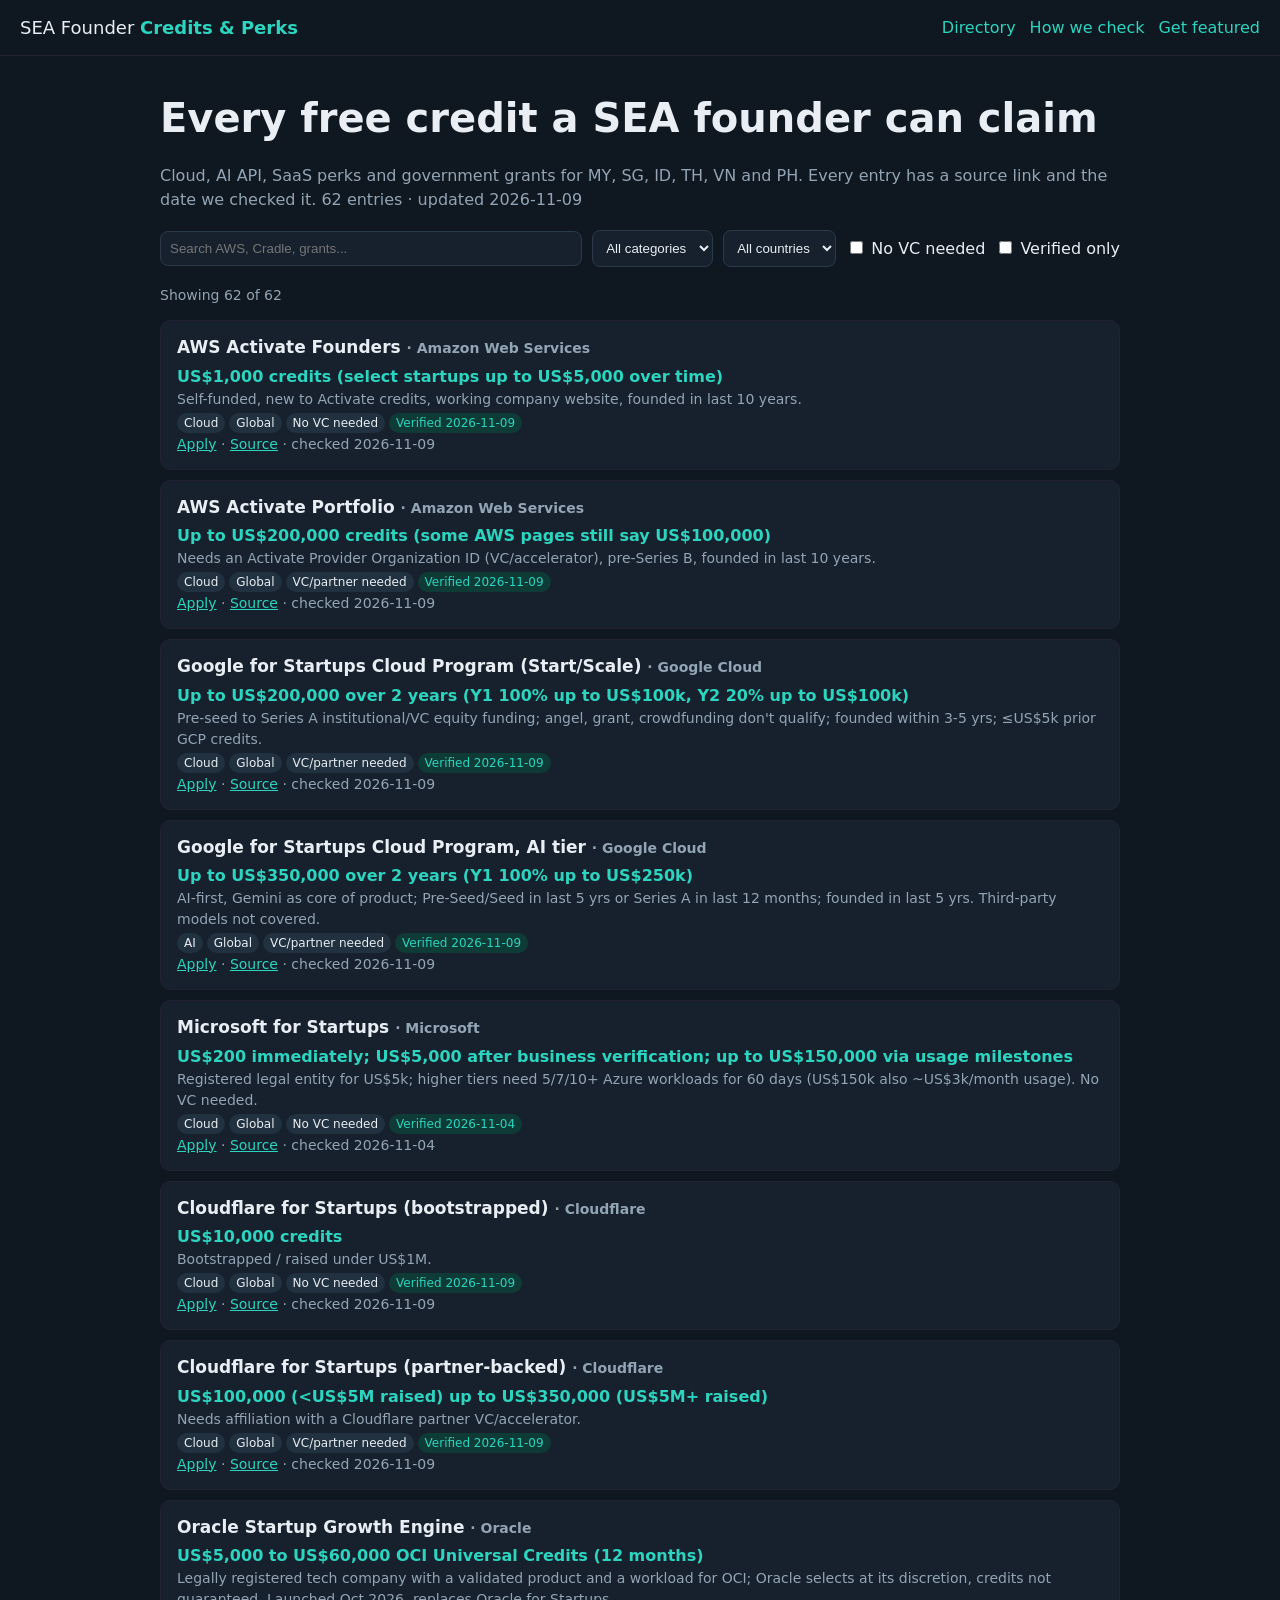
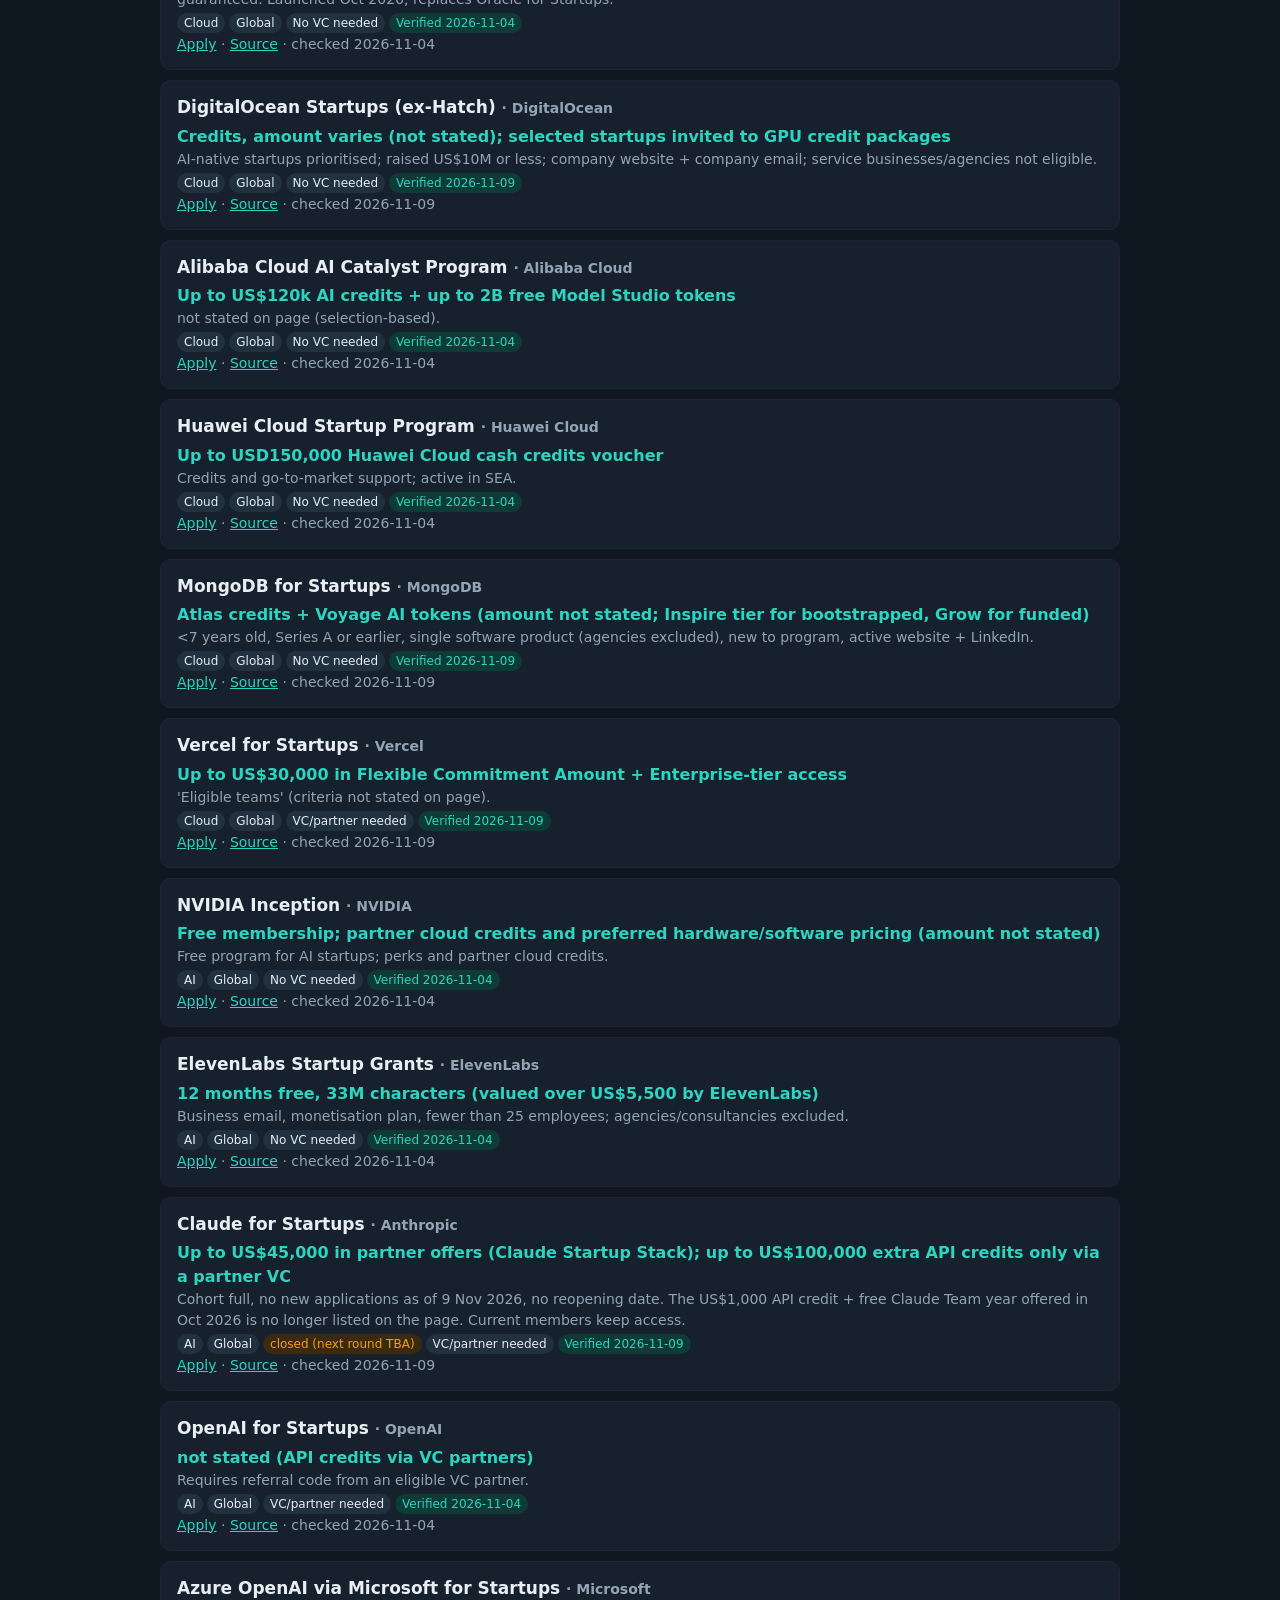
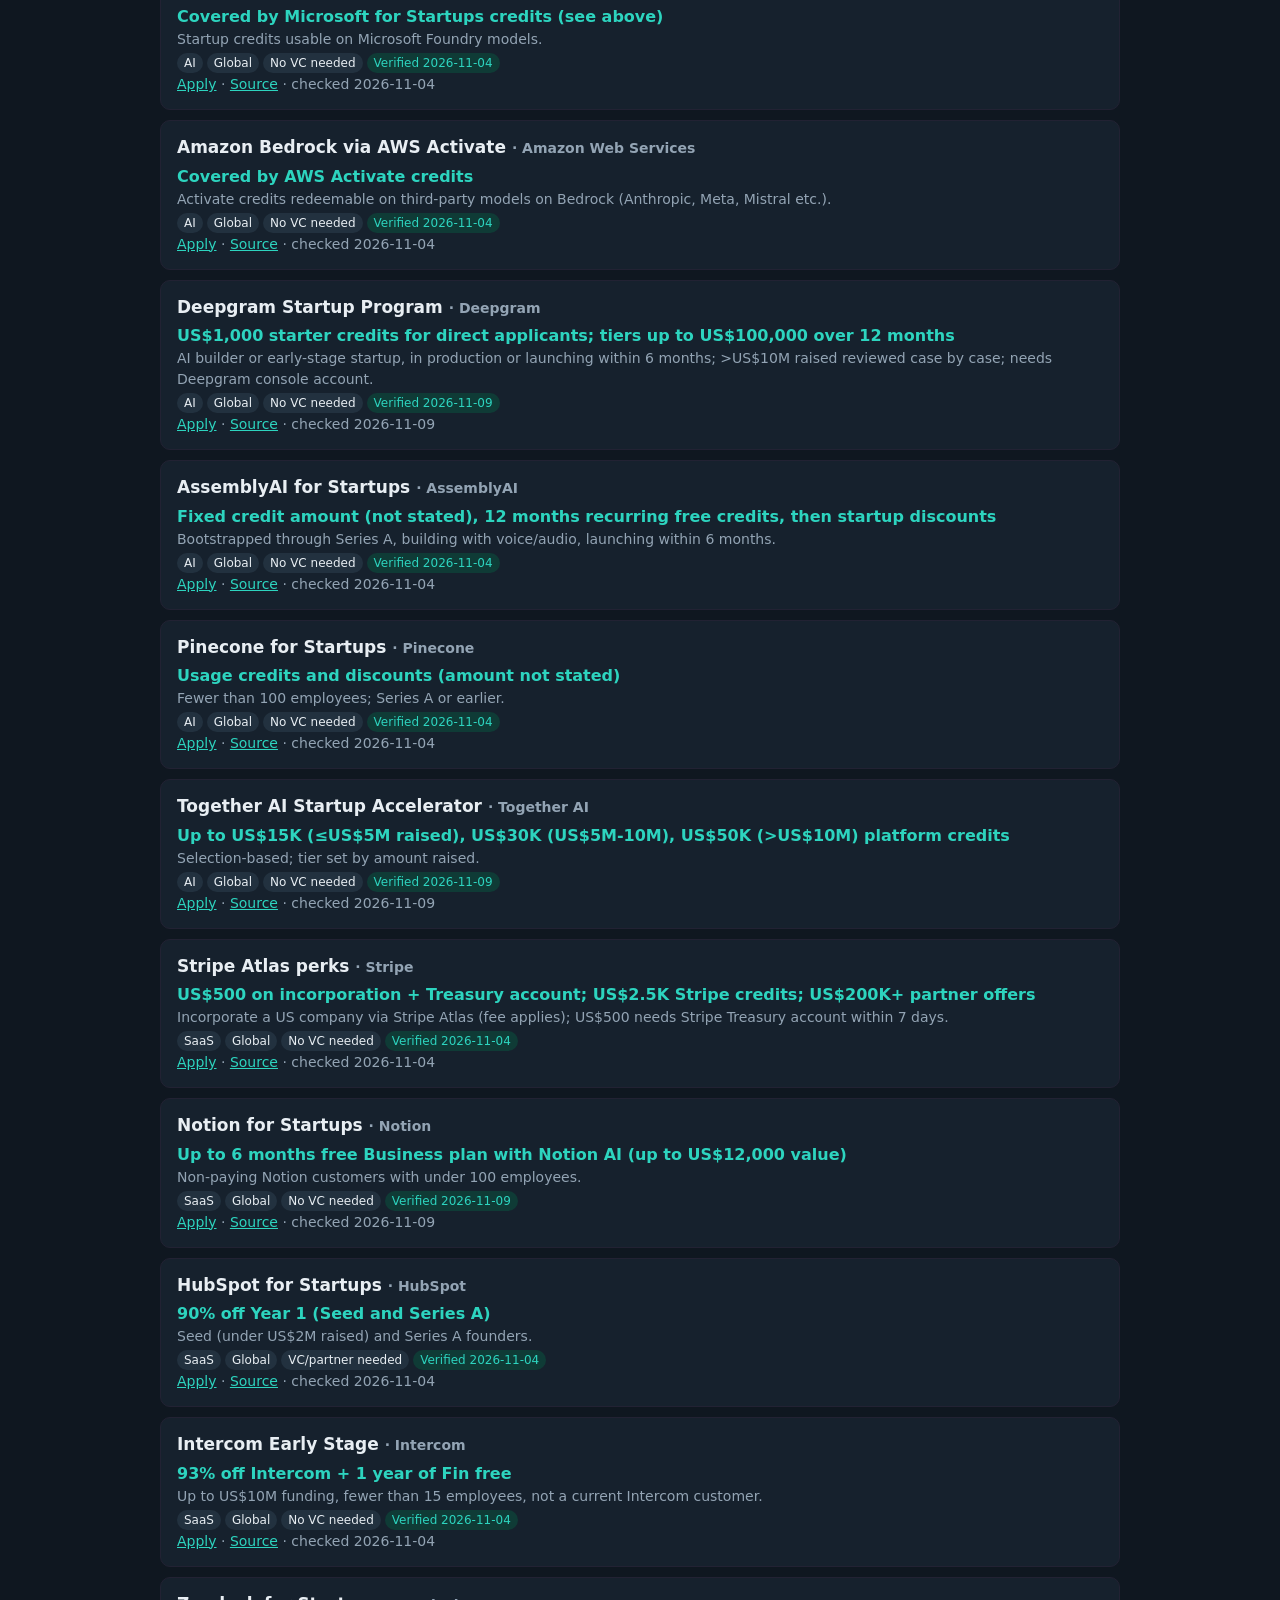
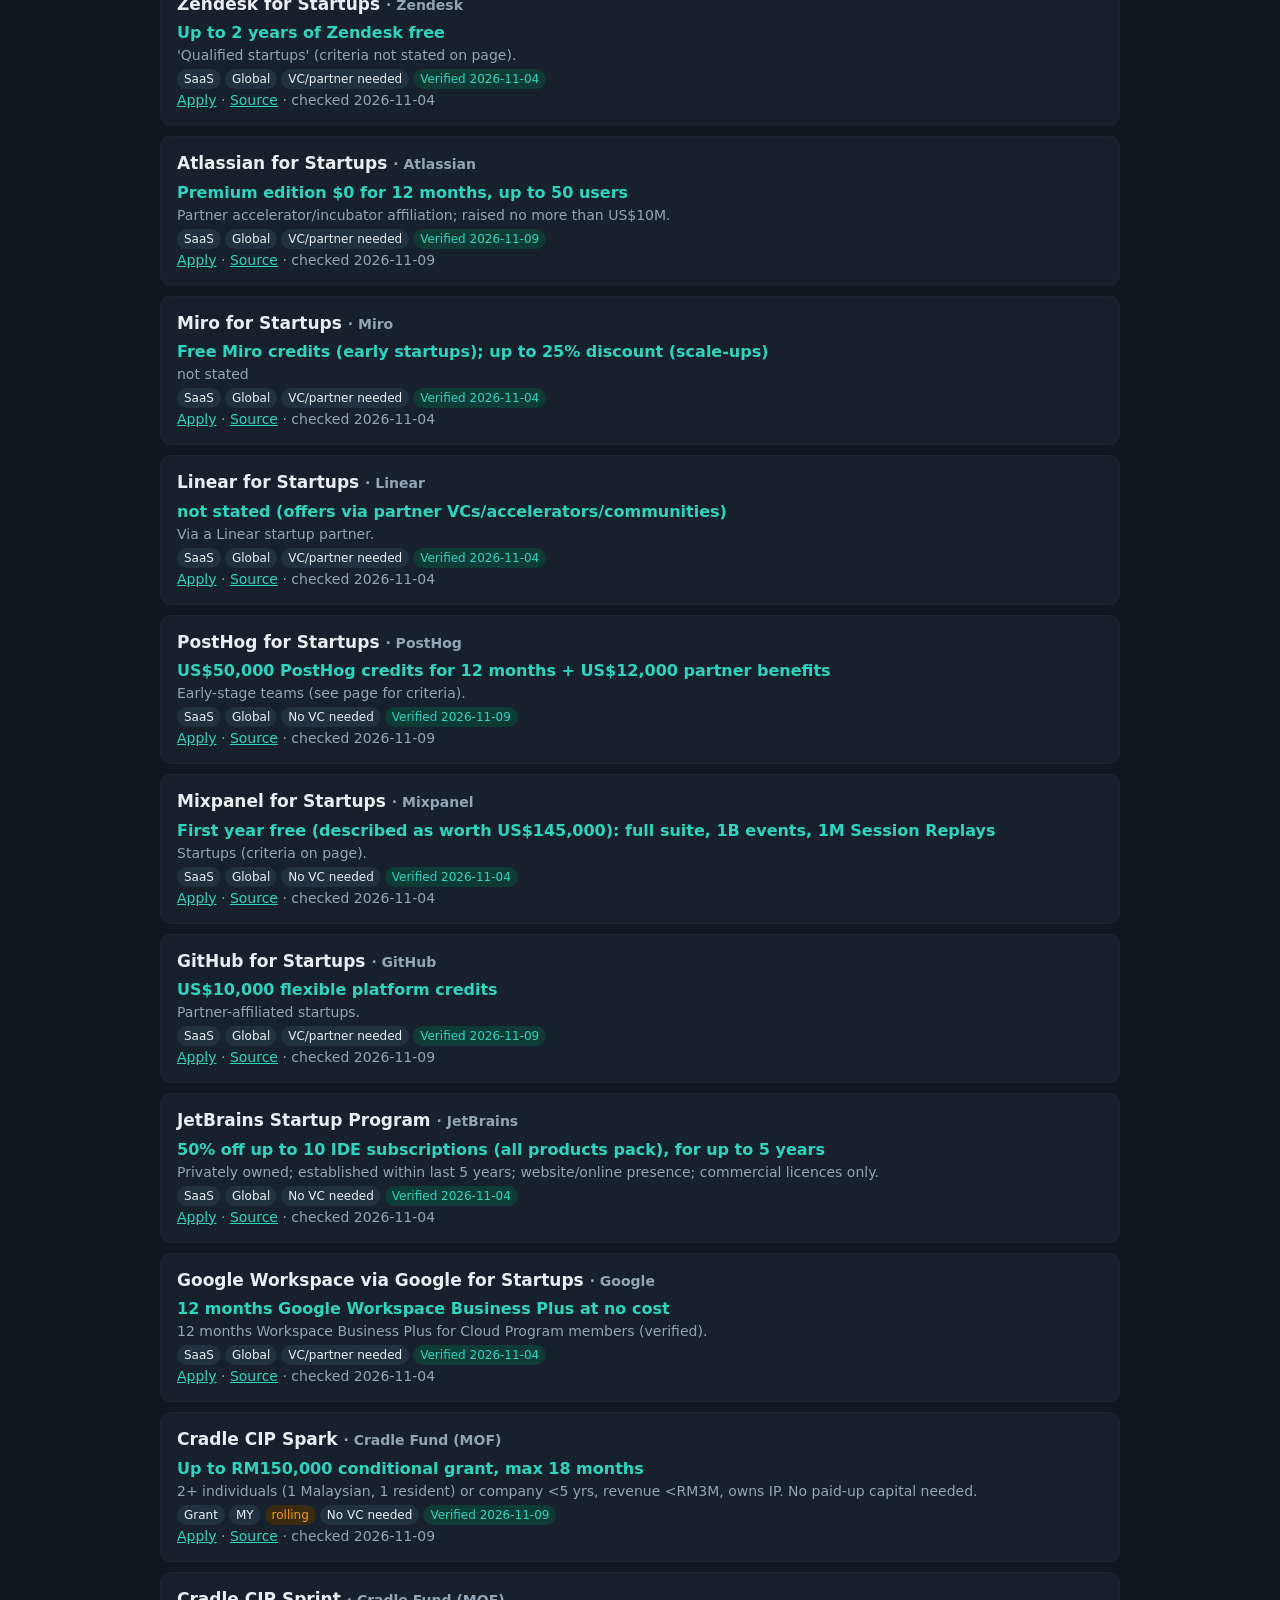
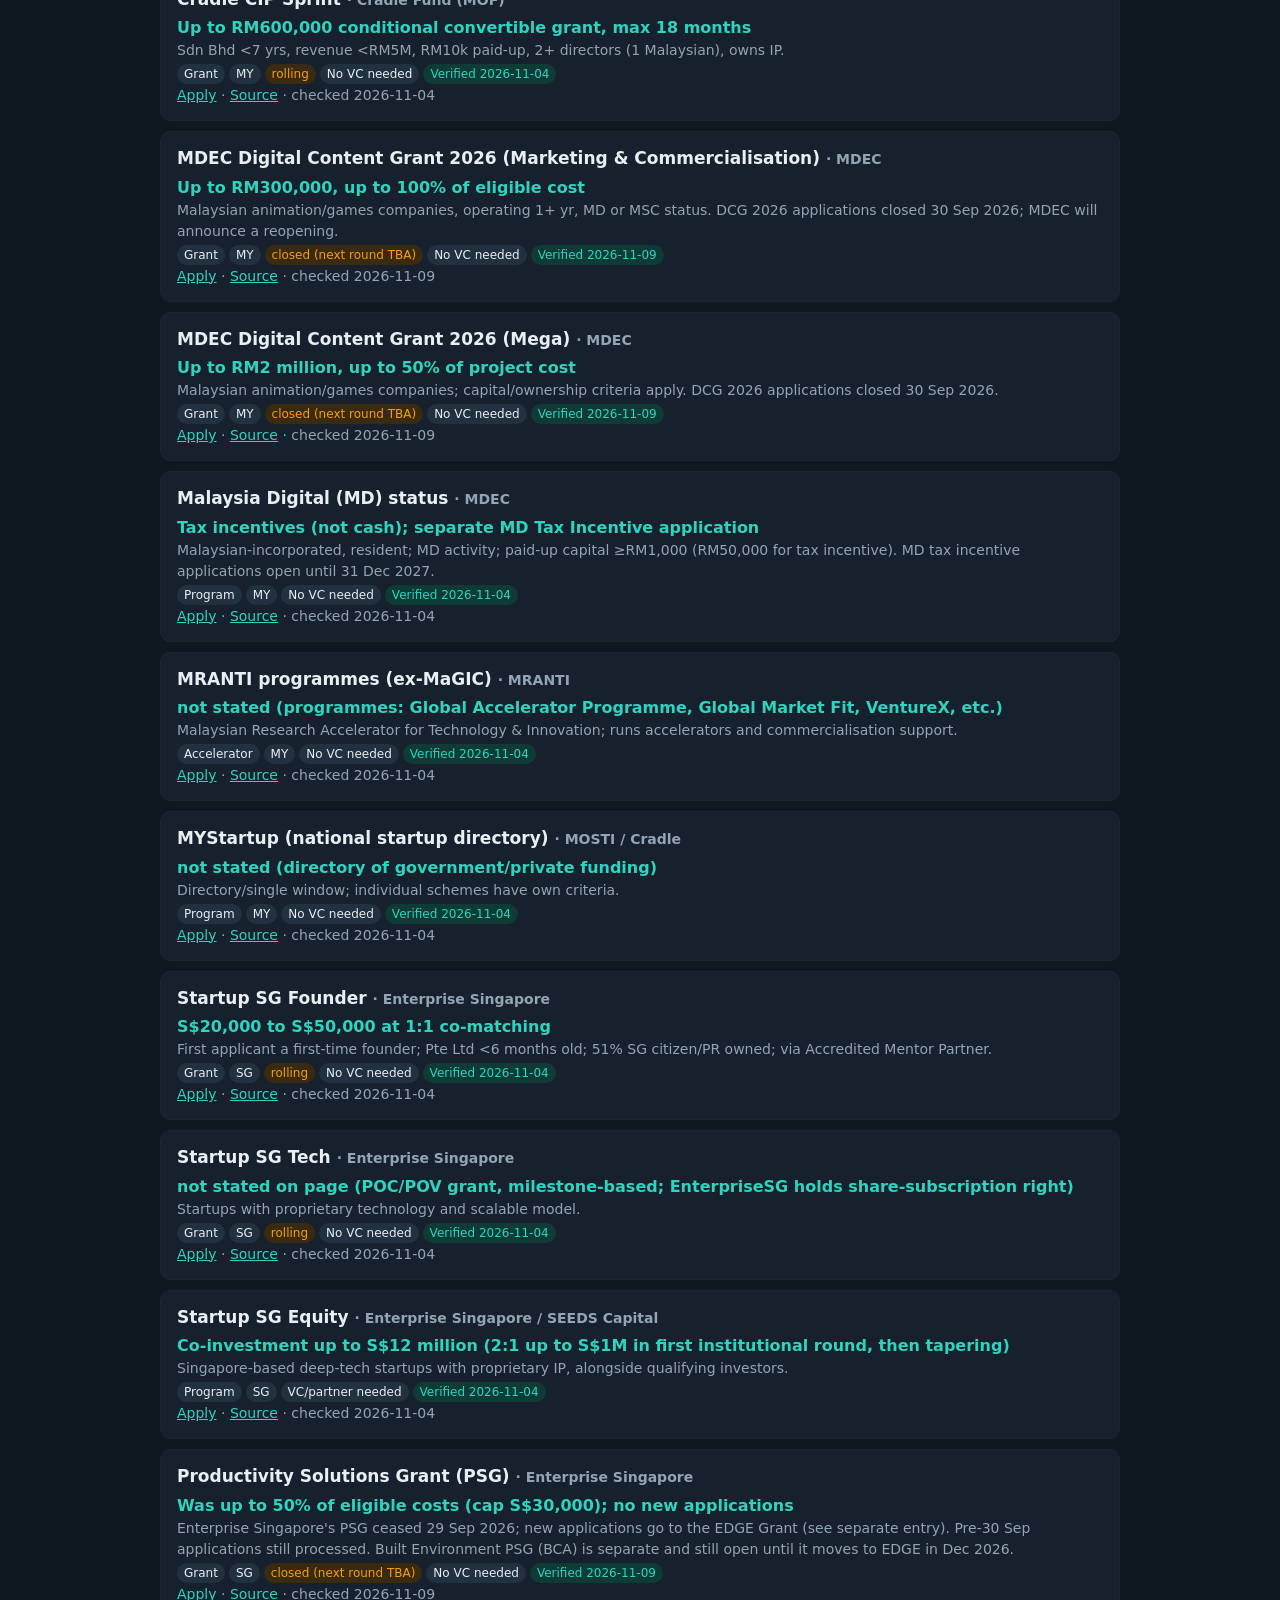
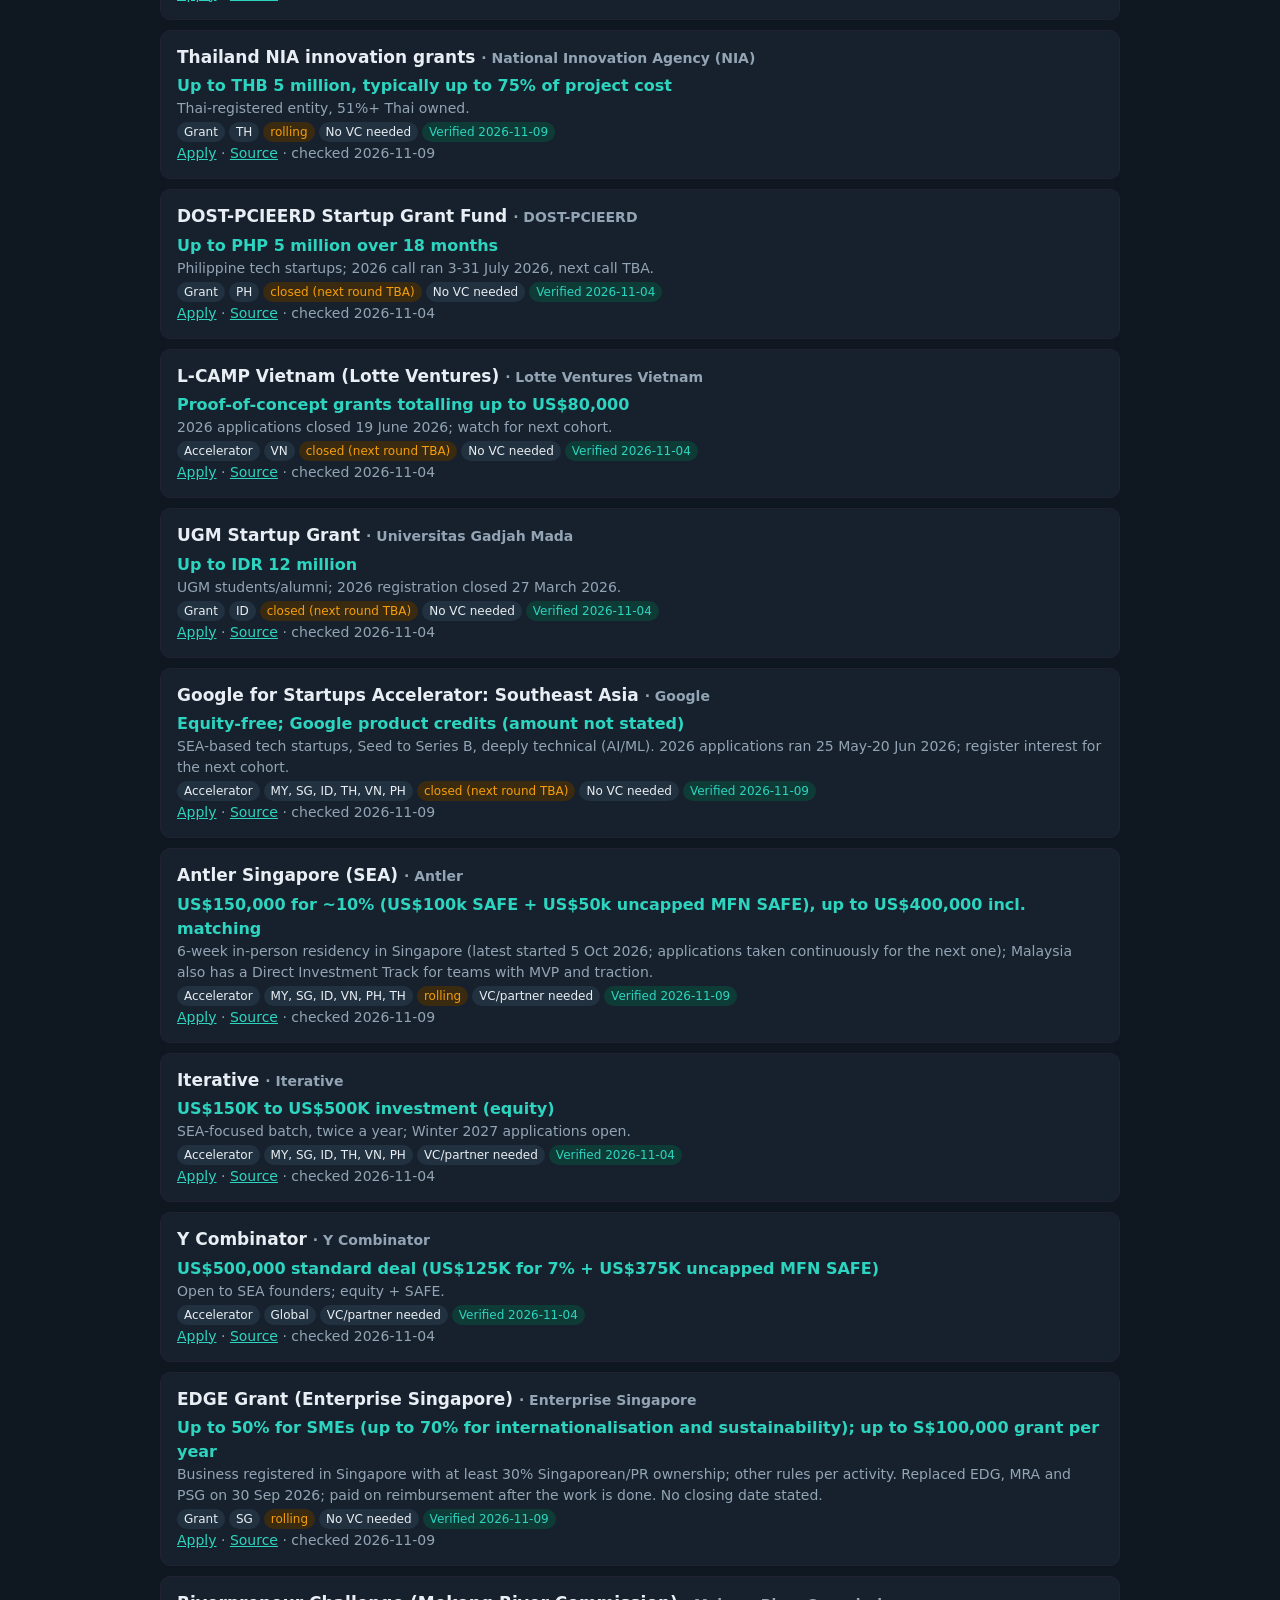
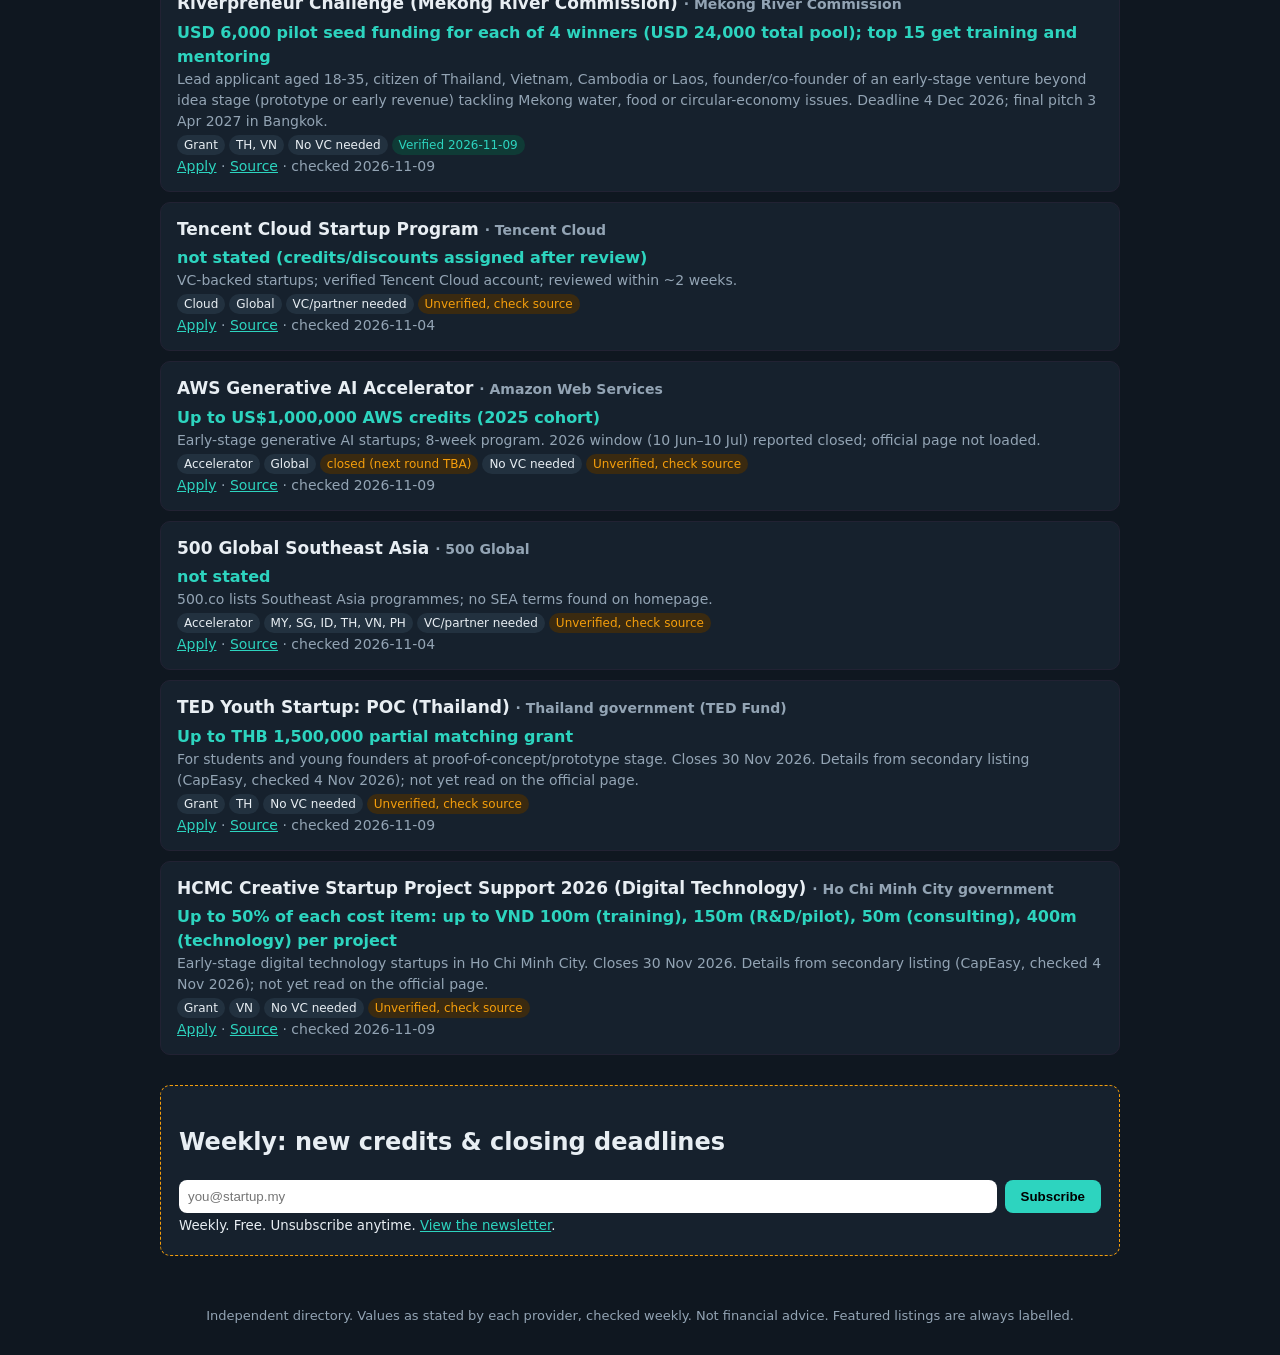
<file: index.html>
<!doctype html><html lang="en"><head><meta charset="utf-8"><meta name="viewport" content="width=device-width,initial-scale=1"><link rel="stylesheet" href="style.css"><title>SEA Founder Credits & Perks: free cloud, AI and grant money for Southeast Asian startups</title><meta name="description" content="Dated, sourced list of startup credits, perks and grants for founders in Malaysia, Singapore, Indonesia, Thailand, Vietnam and the Philippines."></head><body><header><a class="brand" href="index.html">SEA Founder <b>Credits &amp; Perks</b></a><nav><a href="index.html">Directory</a><a href="about.html">How we check</a><a href="featured.html">Get featured</a></nav></header>
<main><section class="hero"><h1>Every free credit a SEA founder can claim</h1><p>Cloud, AI API, SaaS perks and government grants for MY, SG, ID, TH, VN and PH. Every entry has a source link and the date we checked it. <span id="meta"></span></p></section>
<div class="filters"><input id="q" type="search" placeholder="Search AWS, Cradle, grants..." aria-label="Search"><select id="cat" aria-label="Category"><option value="">All categories</option></select><select id="country" aria-label="Country"><option value="">All countries</option></select><label><input type="checkbox" id="novc"> No VC needed</label><label><input type="checkbox" id="ver"> Verified only</label></div>
<p id="count" class="count"></p><div id="list" class="list"></div>
<section class="news"><h2>Weekly: new credits &amp; closing deadlines</h2><form class="signup" action="https://buttondown.com/api/emails/embed-subscribe/seafoundercredits" method="post" target="popupwindow" onsubmit="window.open('https://buttondown.com/seafoundercredits', 'popupwindow')"><input type="email" name="email" required placeholder="you@startup.my" aria-label="Email"><button type="submit">Subscribe</button></form><small>Weekly. Free. Unsubscribe anytime. <a href="https://buttondown.com/seafoundercredits" target="_blank" rel="noopener">View the newsletter</a>.</small></section></main><script src="app.js"></script><footer>Independent directory. Values as stated by each provider, checked weekly. Not financial advice. Featured listings are always labelled.</footer></body></html>
</file>
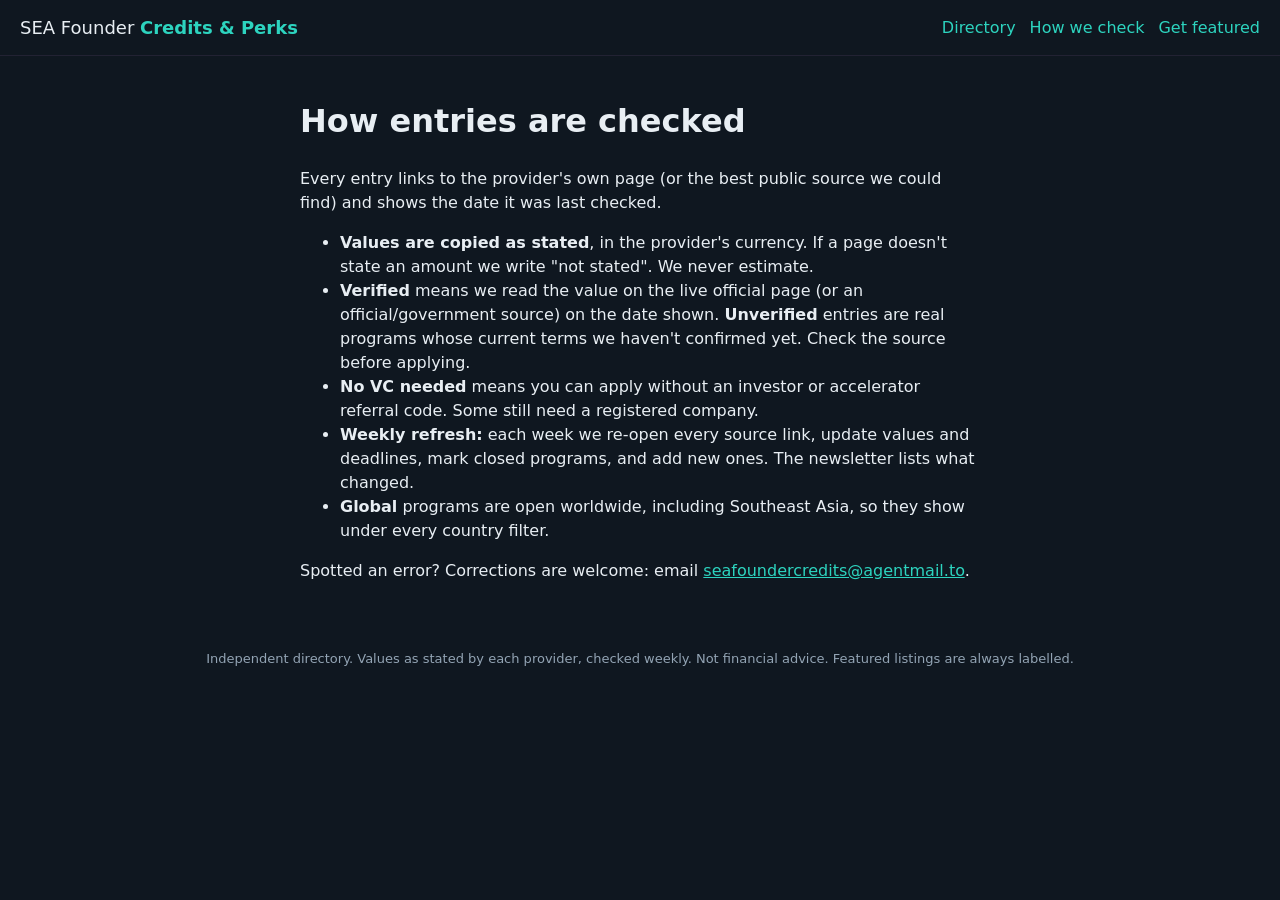
<file: about.html>
<!doctype html><html lang="en"><head><meta charset="utf-8"><meta name="viewport" content="width=device-width,initial-scale=1"><link rel="stylesheet" href="style.css"><title>How we check | SEA Founder Credits & Perks</title></head><body><header><a class="brand" href="index.html">SEA Founder <b>Credits &amp; Perks</b></a><nav><a href="index.html">Directory</a><a href="about.html">How we check</a><a href="featured.html">Get featured</a></nav></header><main class="prose"><h1>How entries are checked</h1>
<p>Every entry links to the provider's own page (or the best public source we could find) and shows the date it was last checked.</p>
<ul><li><b>Values are copied as stated</b>, in the provider's currency. If a page doesn't state an amount we write "not stated". We never estimate.</li>
<li><b>Verified</b> means we read the value on the live official page (or an official/government source) on the date shown. <b>Unverified</b> entries are real programs whose current terms we haven't confirmed yet. Check the source before applying.</li>
<li><b>No VC needed</b> means you can apply without an investor or accelerator referral code. Some still need a registered company.</li>
<li><b>Weekly refresh:</b> each week we re-open every source link, update values and deadlines, mark closed programs, and add new ones. The newsletter lists what changed.</li>
<li><b>Global</b> programs are open worldwide, including Southeast Asia, so they show under every country filter.</li></ul>
<p>Spotted an error? Corrections are welcome: email <a href="mailto:seafoundercredits@agentmail.to">seafoundercredits@agentmail.to</a>.</p></main><footer>Independent directory. Values as stated by each provider, checked weekly. Not financial advice. Featured listings are always labelled.</footer></body></html>
</file>
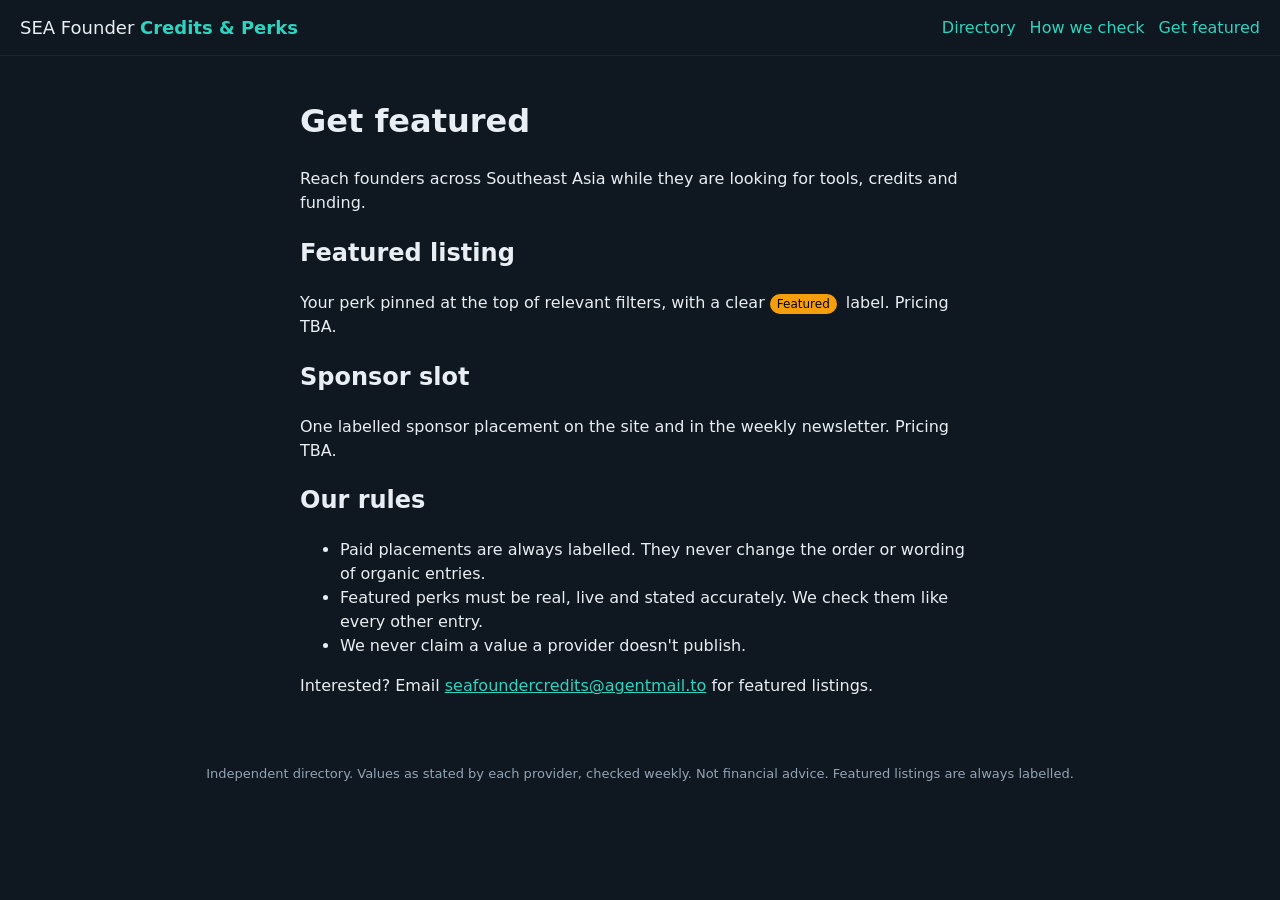
<file: featured.html>
<!doctype html><html lang="en"><head><meta charset="utf-8"><meta name="viewport" content="width=device-width,initial-scale=1"><link rel="stylesheet" href="style.css"><title>Get featured | SEA Founder Credits & Perks</title></head><body><header><a class="brand" href="index.html">SEA Founder <b>Credits &amp; Perks</b></a><nav><a href="index.html">Directory</a><a href="about.html">How we check</a><a href="featured.html">Get featured</a></nav></header><main class="prose"><h1>Get featured</h1>
<p>Reach founders across Southeast Asia while they are looking for tools, credits and funding.</p>
<h2>Featured listing</h2><p>Your perk pinned at the top of relevant filters, with a clear <span class="tag feat">Featured</span> label. Pricing TBA.</p>
<h2>Sponsor slot</h2><p>One labelled sponsor placement on the site and in the weekly newsletter. Pricing TBA.</p>
<h2>Our rules</h2><ul><li>Paid placements are always labelled. They never change the order or wording of organic entries.</li><li>Featured perks must be real, live and stated accurately. We check them like every other entry.</li><li>We never claim a value a provider doesn't publish.</li></ul>
<p>Interested? Email <a href="mailto:seafoundercredits@agentmail.to">seafoundercredits@agentmail.to</a> for featured listings.</p></main><footer>Independent directory. Values as stated by each provider, checked weekly. Not financial advice. Featured listings are always labelled.</footer></body></html>
</file>
<file: style.css>
:root{--bg:#0f1720;--card:#16212d;--ink:#e8eef3;--mut:#93a4b4;--acc:#2dd4bf;--warn:#f59e0b}
*{box-sizing:border-box}body{margin:0;font:16px/1.5 system-ui,-apple-system,Segoe UI,sans-serif;background:var(--bg);color:var(--ink)}
a{color:var(--acc)}header{display:flex;flex-wrap:wrap;gap:12px;justify-content:space-between;align-items:center;padding:14px 20px;border-bottom:1px solid #223}
.brand{color:var(--ink);text-decoration:none;font-size:18px}.brand b{color:var(--acc)}nav a{margin-left:14px;text-decoration:none}
main{max-width:1000px;margin:auto;padding:20px}.hero h1{font-size:clamp(26px,5vw,40px);margin:.3em 0}.hero p{color:var(--mut)}
.filters{display:flex;flex-wrap:wrap;gap:10px;align-items:center;margin:18px 0}.filters input[type=search],select{padding:9px;border-radius:8px;border:1px solid #2a3a4a;background:var(--card);color:var(--ink)}
#q{flex:1;min-width:200px}.count{color:var(--mut);font-size:14px}
.list{display:grid;gap:10px}.card{background:var(--card);border-radius:10px;padding:14px 16px;border:1px solid #223}
.card h3{margin:0 0 4px;font-size:17px}.val{color:var(--acc);font-weight:600}.mut{color:var(--mut);font-size:14px}
.tag{display:inline-block;font-size:12px;padding:1px 7px;border-radius:99px;background:#22313f;margin-right:4px}.tag.unv{background:#3a2a10;color:var(--warn)}.tag.ok{background:#0f3b36;color:var(--acc)}.tag.feat{background:var(--warn);color:#000}
.news{margin-top:30px;background:var(--card);padding:18px;border-radius:10px;border:1px dashed var(--warn)}.news form{display:flex;flex-wrap:wrap;gap:8px}.news input{flex:1;min-width:180px;padding:9px;border-radius:8px;border:0}.news button{padding:9px 16px;border:0;border-radius:8px;background:var(--acc);font-weight:600}.ph{color:var(--warn)}
.prose{max-width:720px}footer{color:var(--mut);font-size:13px;text-align:center;padding:30px 20px}
</file>
